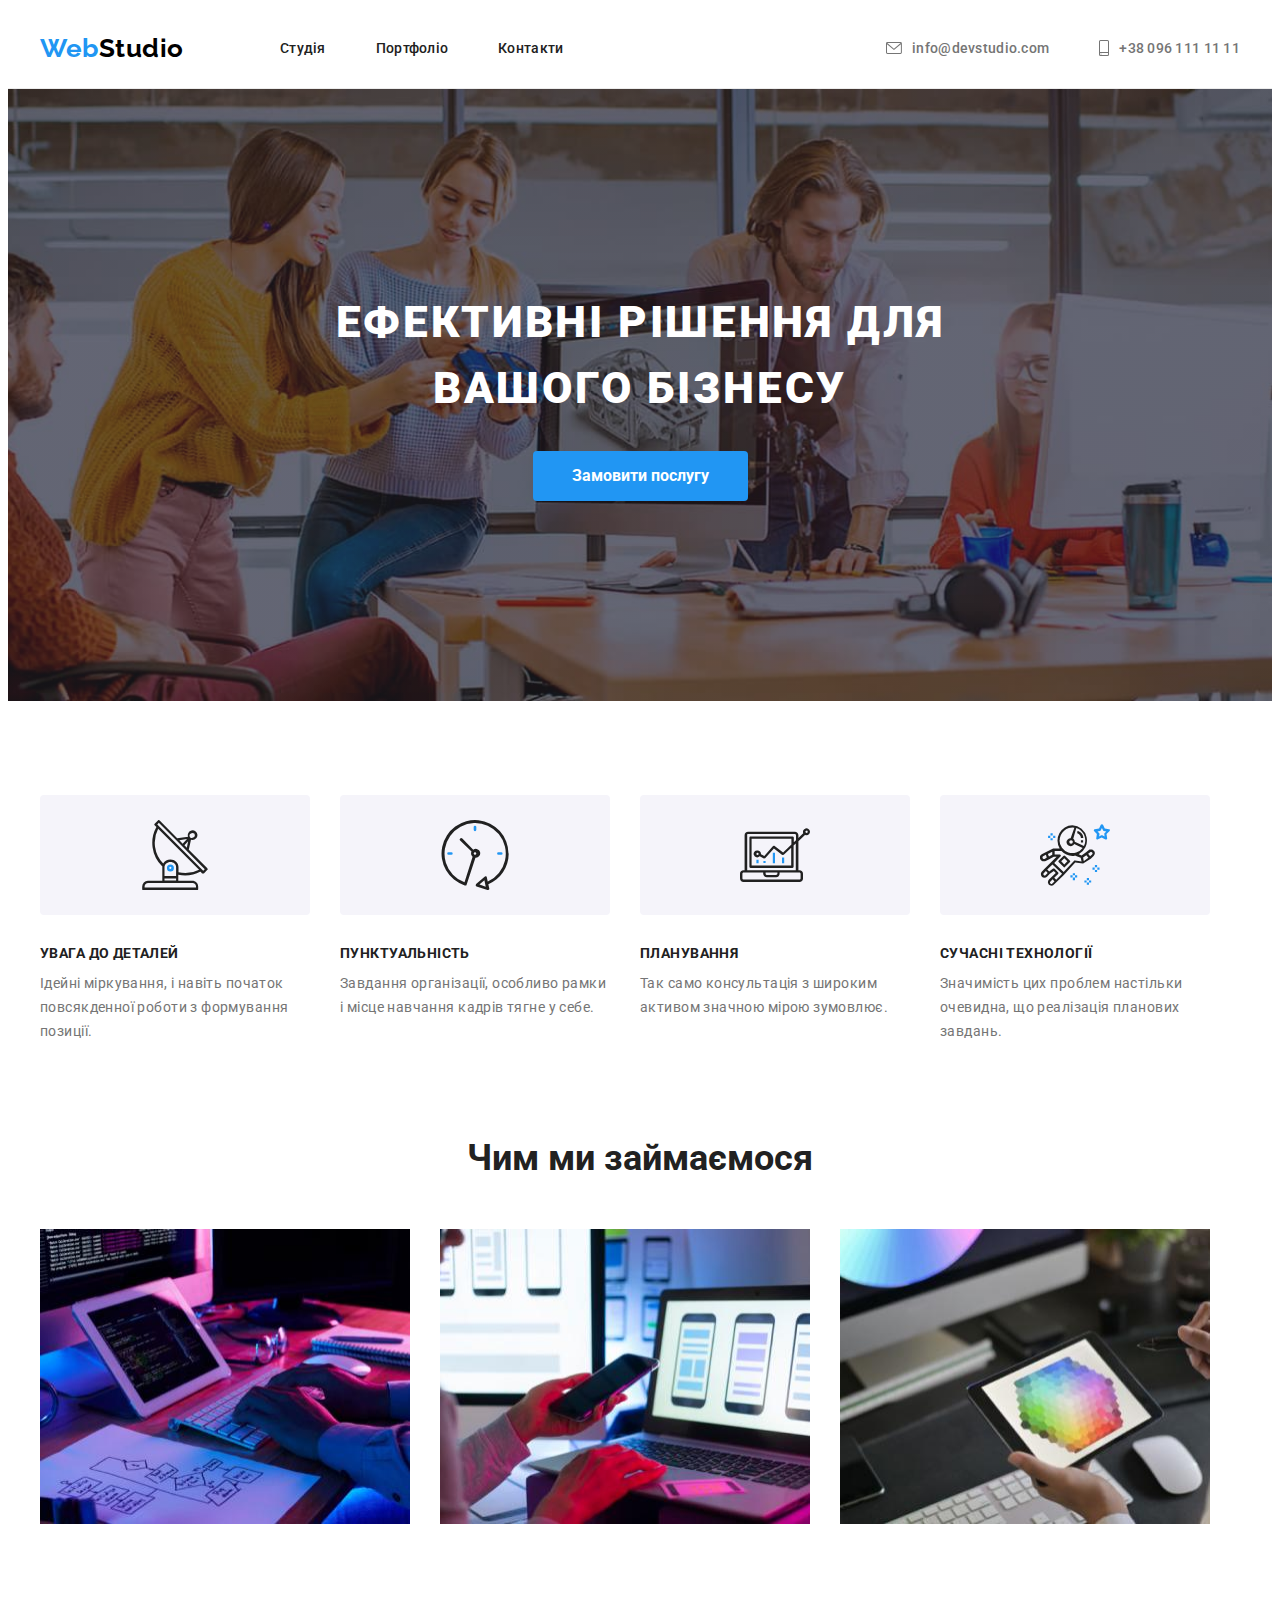
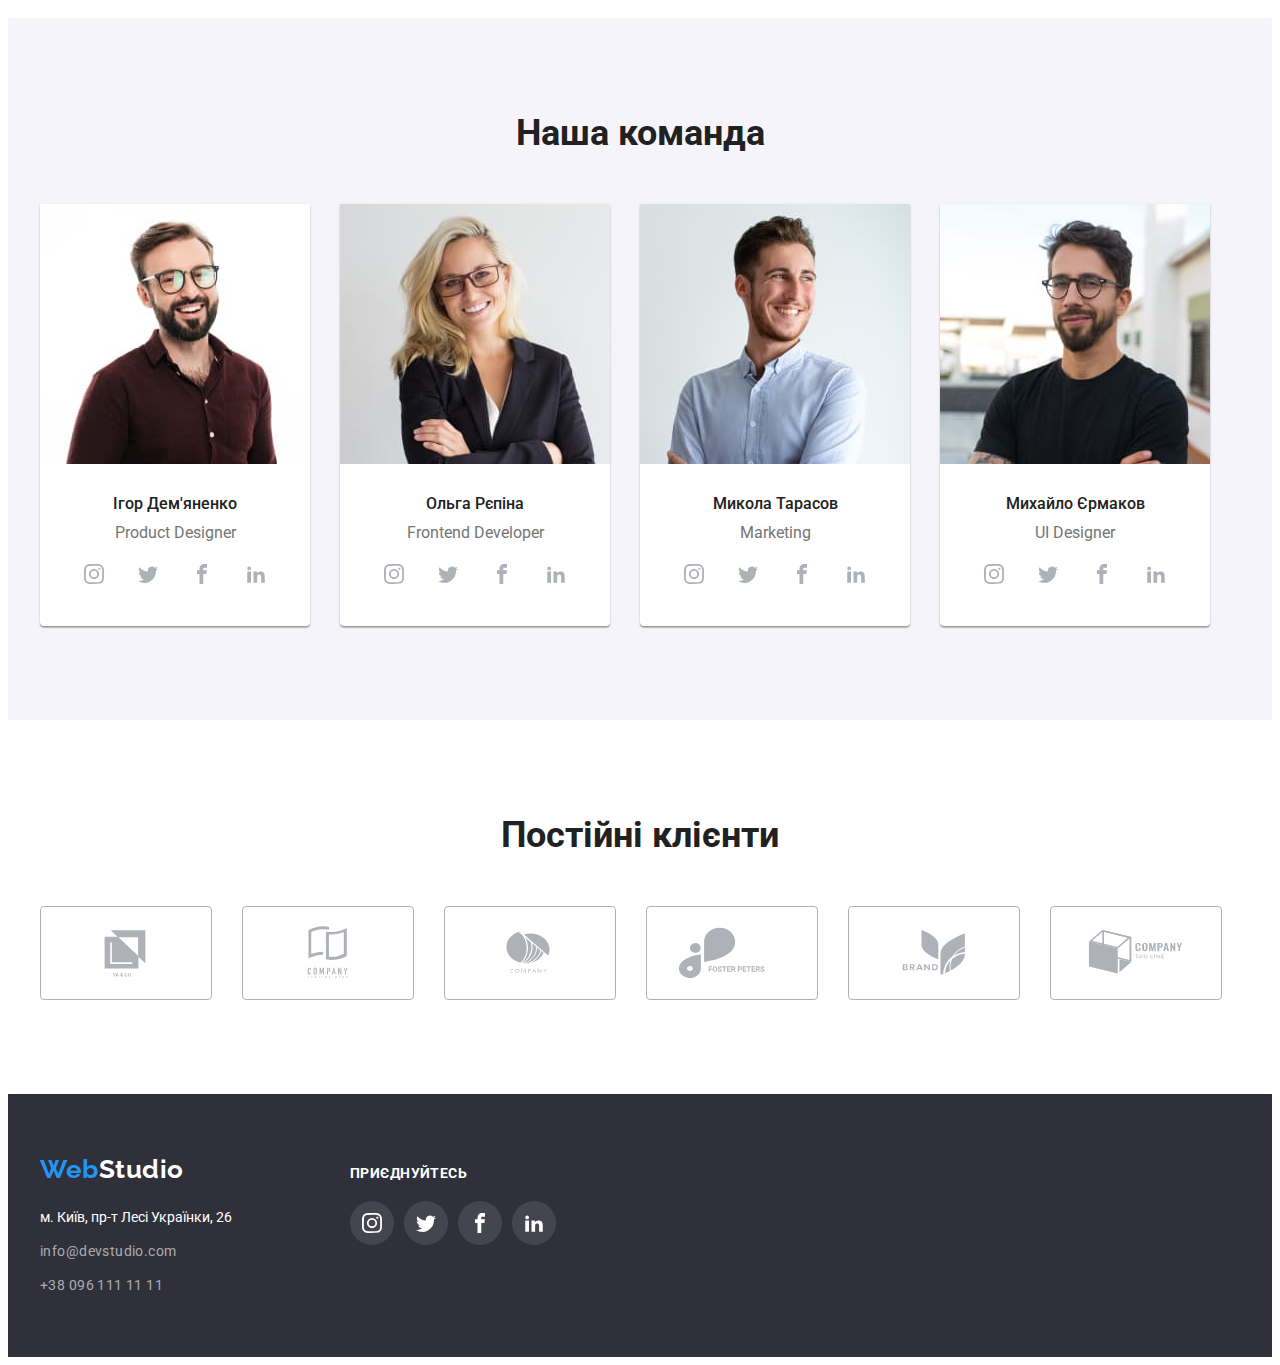
<file: index.html>
<!DOCTYPE html>
<html lang="uk">

<head>
    <meta charset="UTF-8">
    <meta http-equiv="X-UA-Compatible" content="IE=edge">
    <meta name="viewport" content="width=device-width, initial-scale=1.0">
    <title>WebStudio</title>
    <!-- normalizer -->
    <link rel="stylesheet" href="https://cdnjs.cloudflare.com/ajax/libs/modern-normalize/1.1.0/modern-normalize.min.css" integrity="sha512-wpPYUAdjBVSE4KJnH1VR1HeZfpl1ub8YT/NKx4PuQ5NmX2tKuGu6U/JRp5y+Y8XG2tV+wKQpNHVUX03MfMFn9Q==" crossorigin="anonymous" referrerpolicy="no-referrer" />
    <!-- fonts -->
    <link rel="preconnect" href="https://fonts.googleapis.com">
    <link rel="preconnect" href="https://fonts.gstatic.com" crossorigin>
    <link href="https://fonts.googleapis.com/css2?family=Raleway:wght@700&family=Roboto:wght@400;500;700;900&display=swap" rel="stylesheet">
    <!-- style-link -->
    <link rel="stylesheet" href="css/style.css">
    
</head>

<body>
    <header class="page-header">  
        <div class="header-container container">
        <a class="logo-up" href="./index.html">
            <span class="logo-first-parth">Web</span><span class="logo-second-parth">Studio</span> 
        </a>
        <nav>
            <ul class="site-list">
                <li><a class="site-links" href="index.html">Студія</a></li>
                <li><a class="site-links" href="portfolio.html">Портфоліо</a></li>
                <li><a class="site-links" href="">Контакти</a></li>
            </ul>
        </nav>
                <ul class="contacts">
                    <li><a class="contacts-up" href="mailto:info@devstudio.com"><svg class="contact-icons" width="16" height="12">
                      <use href="./images/icons.svg#icon-mail"></use>
                    </svg> info@devstudio.com</a></li>
                    <li><a class="contacts-up" href="tel:+380961111111"><svg class="contact-icons" width="10" height="16">
                      <use href="./images/icons.svg#icon-phone"></use>
                    </svg>+38 096 111 11 11</a></li>
                </ul>
        </div>
    </header>
    <main>

        <section class="hero main-sections-padding">
            <div class="container">
                <h1 class="hero-text">Ефективні рішення для вашого бізнесу</h1>
                <button class="hero-button" type="button">Замовити послугу</button>
            </div>
        </section>

        <section class="features main-sections-padding"> 
            <div class="container">
           <ul class="features-list">
            <li>
                <div class="fuatures-icons-boxes">
                    <svg class="fuatures-icons" width="70" height="70">
                        <use href="./images/icons.svg#icon-antenna"></use>
                    </svg>
                </div>
                <h3>увага до деталей</h3> 
                <p>Ідейні міркування, і навіть початок повсякденної роботи з формування позиції.</p>
            </li>
            <li> 
                <div class="fuatures-icons-boxes">
                    <svg class="fuatures-icons" width="70" height="70">
                        <use href="./images/icons.svg#icon-clock"></use>
                    </svg>
                </div>
                <h3>пунктуальність</h3>
                <p>Завдання організації, особливо рамки і місце навчання кадрів тягне у себе.</p>
            </li>
            <li> 
                <div class="fuatures-icons-boxes">
                    <svg class="fuatures-icons" width="70" height="70">
                        <use href="./images/icons.svg#icon-diagram"></use>
                    </svg>
                </div>
                <h3>планування</h3>
                <p>Так само консультація з широким активом значною мірою зумовлює.</p>
            </li>
            <li>
                <div class="fuatures-icons-boxes">
                    <svg class="fuatures-icons" width="70" height="70">
                        <use href="./images/icons.svg#icon-astronaut"></use>
                    </svg>
                </div>
                <h3>сучасні технології</h3>
                <p>Значимість цих проблем настільки очевидна, що реалізація планових завдань.</p>
            </li>
           </ul>
            </div>
            </section>

            <section class="about main-sections-padding">
            <div class="container">
                <h2 class="main-section-title">Чим ми займаємося</h2>
            <ul class="about-imgs">
                <li><img src="./images/work1.jpg" alt="робота-1" width="370" height="295"></li>
                <li><img src="./images/work2.jpg" alt="робота-2" width="370" height="295"></li>
                <li><img src="./images/work3.jpg" alt="робота-3" width="370" height="295"></li>
            </ul>
            </div>
            </section>
        

        <section class="our-team main-sections-padding">
            <div class="container">
            <h2 class="main-section-title">Наша команда</h2>
          <ul class="line-up-list">
            <li class="line-up-item">
                <img src="./images/igor-demianenko.jpg" alt="Ігор Дем'яненко" width="270" height="260">
                <h3>Ігор Дем'яненко</h3>
                <p>Product Designer</p>
                <ul class="social-links-list">
                <li class="social-list-item"><a href="" class="social-links"><svg class="social-links-icons" width="20" height="20">
                  <use href="./images/icons.svg#icon-instagram"></use>
                </svg></a></li>
                <li class="social-list-item"><a href="" class="social-links"><svg class="social-links-icons" width="20" height="20">
                    <use href="./images/icons.svg#icon-twitter"></use>
                  </svg></a></li>
                <li class="social-list-item"><a href="" class="social-links"><svg class="social-links-icons" width="20" height="20">
                    <use href="./images/icons.svg#icon-facebook"></use>
                  </svg></a></li>
                <li class="social-list-item"><a href="" class="social-links"><svg class="social-links-icons" width="20" height="20">
                    <use href="./images/icons.svg#icon-linkedin"></use>
                  </svg></a></li>
            </ul>
            </li>
            <li class="line-up-item">
                <img src="./images/olga-repina.jpg" alt="Ольга Рєпіна" width="270" height="260">
                <h3>Ольга Рєпіна</h3>
                <p>Frontend Developer</p>
                <ul class="social-links-list">
                    <li class="social-list-item"><a href="" class="social-links"><svg class="social-links-icons" width="20" height="20">
                      <use href="./images/icons.svg#icon-instagram"></use>
                    </svg></a></li>
                    <li class="social-list-item"><a href="" class="social-links"><svg class="social-links-icons" width="20" height="20">
                        <use href="./images/icons.svg#icon-twitter"></use>
                      </svg></a></li>
                    <li class="social-list-item"><a href="" class="social-links"><svg class="social-links-icons" width="20" height="20">
                        <use href="./images/icons.svg#icon-facebook"></use>
                      </svg></a></li>
                    <li class="social-list-item"><a href="" class="social-links"><svg class="social-links-icons" width="20" height="20">
                        <use href="./images/icons.svg#icon-linkedin"></use>
                      </svg></a></li>
                </ul>
            </li>
            <li class="line-up-item">
                <img src="./images/mykola-tarasov.jpg" alt="Микола Тарасов" width="270" height="260">
                <h3>Микола Тарасов</h3>
                <p>Marketing</p>
                <ul class="social-links-list">
                    <li class="social-list-item"><a href="" class="social-links"><svg class="social-links-icons" width="20" height="20">
                      <use href="./images/icons.svg#icon-instagram"></use>
                    </svg></a></li>
                    <li class="social-list-item"><a href="" class="social-links"><svg class="social-links-icons" width="20" height="20">
                        <use href="./images/icons.svg#icon-twitter"></use>
                      </svg></a></li>
                    <li class="social-list-item"><a href="" class="social-links"><svg class="social-links-icons" width="20" height="20">
                        <use href="./images/icons.svg#icon-facebook"></use>
                      </svg></a></li>
                    <li class="social-list-item"><a href="" class="social-links"><svg class="social-links-icons" width="20" height="20">
                        <use href="./images/icons.svg#icon-linkedin"></use>
                      </svg></a></li>
                </ul>
            </li>
            <li class="line-up-item">
                <img src="./images/myhailo-ermakov.jpg" alt="Михайло Єрмаков" width="270" height="260">
                <h3>Михайло Єрмаков</h3>
                <p>UI Designer</p>
                <ul class="social-links-list">
                    <li class="social-list-item"><a href="" class="social-links"><svg class="social-links-icons" width="20" height="20">
                      <use href="./images/icons.svg#icon-instagram"></use>
                    </svg></a></li>
                    <li class="social-list-item"><a href="" class="social-links"><svg class="social-links-icons" width="20" height="20">
                        <use href="./images/icons.svg#icon-twitter"></use>
                      </svg></a></li>
                    <li class="social-list-item"><a href="" class="social-links"><svg class="social-links-icons" width="20" height="20">
                        <use href="./images/icons.svg#icon-facebook"></use>
                      </svg></a></li>
                    <li class="social-list-item"><a href="" class="social-links"><svg class="social-links-icons" width="20" height="20">
                        <use href="./images/icons.svg#icon-linkedin"></use>
                      </svg></a></li>
                </ul>
            </li>
          </ul> 
            </div>
        </section>

        <section class="our-clients main-sections-padding">
            <div class="container">
                <h2 class="main-section-title">Постійні клієнти</h2>
            <ul class="clients-list">
                <li>
                    <a class="clients-links" href=""><svg class="clients-icons" width="106" height="60">
                  <use href="./images/icons.svg#icon-ya-co"></use>
                </svg></a></li>
                <li><a class="clients-links" href=""><svg class="clients-icons" width="106" height="60">
                    <use href="./images/icons.svg#icon-tagline-here"></use>
                  </svg></a></li>
                <li><a class="clients-links" href=""><svg class="clients-icons" width="106" height="60">
                    <use href="./images/icons.svg#icon-company"></use>
                  </svg></a></li>
                <li><a class="clients-links" href=""><svg class="clients-icons" width="106" height="60">
                    <use href="./images/icons.svg#icon-foster-peters"></use>
                  </svg></a></li>
                <li><a class="clients-links" href=""><svg class="clients-icons" width="106" height="60">
                    <use href="./images/icons.svg#icon-brand"></use>
                  </svg></a></li>
                <li><a class="clients-links" href=""><svg class="clients-icons" width="106" height="60">
                    <use href="./images/icons.svg#icon-tag-line"></use>
                  </svg></a></li>
                </ul>
        </div>
        </section>

    </main>
    <footer class="footer-info">
        <div class="footer-container container">
        <div class="bottom-main-box">
            <a class="logo-bottom" href="./index.html"><span class="logo-first-parth">Web</span><span class="logo-bottom-parth">Studio</span></a>
            <address class="adress">
                <ul class="adress-list">
                    <li><a class="studio-adress" href="https://goo.gl/maps/1EttF3rfqyJbtC7u8" target="_blank" rel="noopener noreferrer nofollow">м. Київ, пр-т Лесі Українки, 26</a></li>
                    <li><a class="contacts-bottom" href="mailto:info@devstudio.com">info@devstudio.com</a></li>
                    <li><a class="contacts-bottom" href="tel:+380961111111">+38 096 111 11 11</a></li>
                </ul>
            </address> 
        </div>   
        <div class="social-bottom-box">
            <strong><p class="follow-us-title">приєднуйтесь</p></strong>
            <ul class="follow-us-list">
                    <li class="follow-us-item"><a href="" class="follow-us-links"><svg class="follow-us-icons" width="20" height="20">
                      <use href="./images/icons.svg#icon-instagram"></use>
                    </svg></a></li>
                    <li class="follow-us-item"><a href="" class="follow-us-links"><svg class="follow-us-icons" width="20" height="20">
                        <use href="./images/icons.svg#icon-twitter"></use>
                      </svg></a></li>
                    <li class="follow-us-item"><a href="" class="follow-us-links"><svg class="follow-us-icons" width="20" height="20">
                        <use href="./images/icons.svg#icon-facebook"></use>
                      </svg></a></li>
                    <li class="follow-us-item"><a href="" class="follow-us-links"><svg class="follow-us-icons" width="20" height="20">
                        <use href="./images/icons.svg#icon-linkedin"></use>
                      </svg></a></li>
                </ul>
        </div>
    </div>
    </footer>
</body>

</html>
</file>
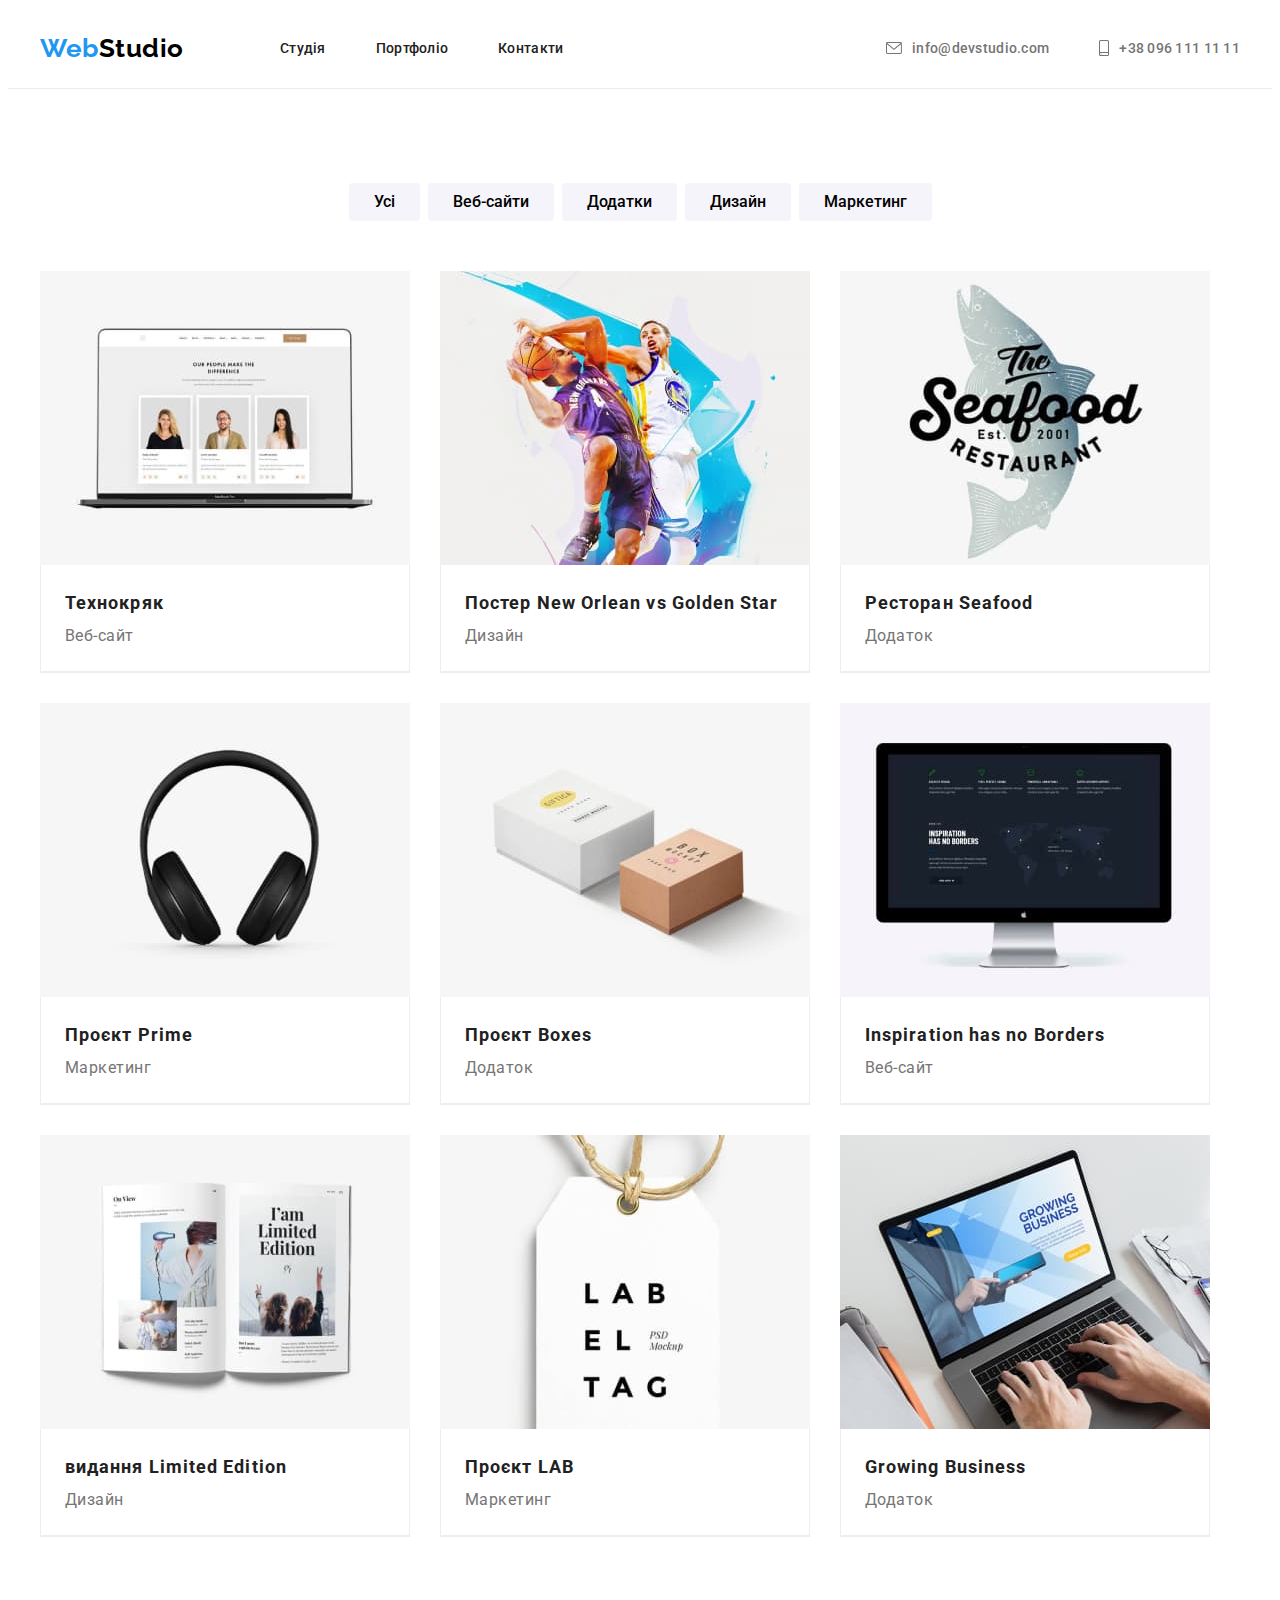
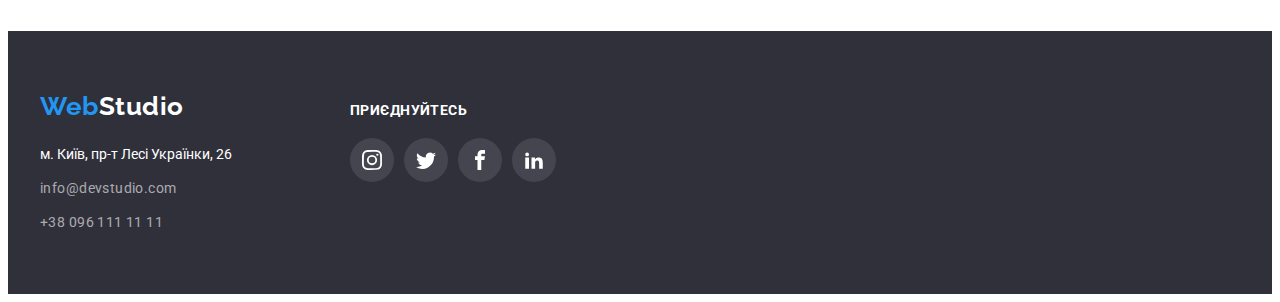
<file: portfolio.html>
<!DOCTYPE html>
<html lang="uk">
<head>
    <meta charset="UTF-8">
    <meta http-equiv="X-UA-Compatible" content="IE=edge">
    <meta name="viewport" content="width=device-width, initial-scale=1.0">
    <title>Portfolio</title>
    <link rel="stylesheet" href="https://cdnjs.cloudflare.com/ajax/libs/modern-normalize/1.1.0/modern-normalize.min.css" integrity="sha512-wpPYUAdjBVSE4KJnH1VR1HeZfpl1ub8YT/NKx4PuQ5NmX2tKuGu6U/JRp5y+Y8XG2tV+wKQpNHVUX03MfMFn9Q==" crossorigin="anonymous" referrerpolicy="no-referrer" />
    <link rel="preconnect" href="https://fonts.googleapis.com">
    <link rel="preconnect" href="https://fonts.gstatic.com" crossorigin>
    <link href="https://fonts.googleapis.com/css2?family=Raleway:wght@700&family=Roboto:wght@400;500;700;900&display=swap" rel="stylesheet">
    
    <link rel="stylesheet" href="css/style.css">
</head>
<body>
    <header class="page-header">  
        <div class="header-container container">
        <a class="logo-up" href="./index.html">
            <span class="logo-first-parth">Web</span><span class="logo-second-parth">Studio</span> 
        </a>
        <nav>
            <ul class="site-list">
                <li><a class="site-links" href="index.html">Студія</a></li>
                <li><a class="site-links" href="portfolio.html">Портфоліо</a></li>
                <li><a class="site-links" href="">Контакти</a></li>
            </ul>
        </nav>
                <ul class="contacts">
                    <li><a class="contacts-up" href="mailto:info@devstudio.com"><svg class="contact-icons" width="16" height="12">
                      <use href="./images/icons.svg#icon-mail"></use>
                    </svg> info@devstudio.com</a></li>
                    <li><a class="contacts-up" href="tel:+380961111111"><svg class="contact-icons" width="10" height="16">
                      <use href="./images/icons.svg#icon-phone"></use>
                    </svg>+38 096 111 11 11</a></li>
                </ul>
        </div>
    </header>
    <main>
            
        <section class="our-pojects">
            <div class="container">
                <ul class="filter-options">
                    <li><button class="filter-option" type="button">Усі</button></li>
                    <li><button class="filter-option" type="button">Веб-сайти</button></li>
                    <li><button class="filter-option" type="button">Додатки</button></li>
                    <li><button class="filter-option" type="button">Дизайн</button></li>
                    <li><button class="filter-option" type="button">Маркетинг</button></li>
                </ul>

                <ul class="project-list section">
                    <li><a href="" class="project-links">
                    <img src="./images/technokrack.jpg" alt="Технокряк" width: 370px; height: 294px;>
                    <div class="card">
                        <h2>Технокряк</h2>
                        <p>Веб-сайт</p>
                    </div></a>
                </li>
                <li><a href="" class="project-links">
                    <img src="./images/new-orlean-golden-star.jpg" alt="Постер New Orlean vs Golden Star" width: 370px; height: 294px;>
                    <div class="card">
                        <h2>Постер New Orlean vs Golden Star</h2>
                        <p>Дизайн</p>
                    </div></a>
                </li>
                <li><a href="" class="project-links">
                    <img src="./images/seafood.jpg" alt="Ресторан Seafood" width: 370px; height: 294px;>
                    <div class="card">
                    <h2>Ресторан Seafood</h2>
                    <p>Додаток</p>
                </div></a>
                </li>
                <li><a href="" class="project-links">
                    <img src="./images/prime.jpg" alt="Проєкт Prime" width: 370px ; height: 294px;>
                    <div class="card">
                    <h2>Проєкт Prime</h2>
                    <p>Маркетинг</p>
                </div></a>
                </li>
                <li><a href="" class="project-links">
                    <img src="./images/boxes.jpg" alt="Проєкт Boxes" width: 370px; height: 294px;>
                    <div class="card">
                    <h2>Проєкт Boxes</h2>
                    <p>Додаток</p>
                </div></a>
                </li>
                <li><a href="" class="project-links">
                    <img src="./images/inspiration-has-no-borders.jpg" alt="Inspiration has no Borders" width: 370px; height: 294px;>
                    <div class="card">
                    <h2>Inspiration has no Borders</h2>
                    <p>Веб-сайт</p>
                </div></a>
                </li>
                <li><a href="" class="project-links">
                    <img src="./images/limited-edition.jpg" alt="Видання Limited Edition" width: 370px; height 294px;>
                    <div class="card">
                    <h2>видання Limited Edition</h2>
                    <p>Дизайн</p>
                </div></a>
                </li>
                <li><a href="" class="project-links">
                    <img src="./images/lab.jpg" alt="Проєкт LAB" width: 370px;height: 294px;>
                    <div class="card">
                    <h2>Проєкт LAB</h2>
                    <p>Маркетинг</p>
                </div></a>
                </li>
                <li><a href="" class="project-links">
                    <img src="./images/growig-business.jpg" alt="Growing Business" width: 370px; height: 294px;>
                    <div class="card">
                    <h2>Growing Business</h2>
                    <p>Додаток</p>
                </div></a>
                </li>
            </ul>
        </div>
        </section>
    </main>
    <footer class="footer-info">
        <div class="footer-container container">
        <div class="bottom-main-box">
            <a class="logo-bottom" href="./index.html"><span class="logo-first-parth">Web</span><span class="logo-bottom-parth">Studio</span></a>
            <address class="adress">
                <ul class="adress-list">
                    <li><a class="studio-adress" href="https://goo.gl/maps/1EttF3rfqyJbtC7u8" target="_blank" rel="noopener noreferrer nofollow">м. Київ, пр-т Лесі Українки, 26</a></li>
                    <li><a class="contacts-bottom" href="mailto:info@devstudio.com">info@devstudio.com</a></li>
                    <li><a class="contacts-bottom" href="tel:+380961111111">+38 096 111 11 11</a></li>
                </ul>
            </address> 
        </div>   
        <div class="social-bottom-box">
            <strong><p class="follow-us-title">приєднуйтесь</p></strong>
            <ul class="follow-us-list">
                    <li class="follow-us-item"><a href="" class="follow-us-links"><svg class="follow-us-icons" width="20" height="20">
                      <use href="./images/icons.svg#icon-instagram"></use>
                    </svg></a></li>
                    <li class="follow-us-item"><a href="" class="follow-us-links"><svg class="follow-us-icons" width="20" height="20">
                        <use href="./images/icons.svg#icon-twitter"></use>
                      </svg></a></li>
                    <li class="follow-us-item"><a href="" class="follow-us-links"><svg class="follow-us-icons" width="20" height="20">
                        <use href="./images/icons.svg#icon-facebook"></use>
                      </svg></a></li>
                    <li class="follow-us-item"><a href="" class="follow-us-links"><svg class="follow-us-icons" width="20" height="20">
                        <use href="./images/icons.svg#icon-linkedin"></use>
                      </svg></a></li>
                </ul>
        </div>
    </div>
    </footer>
    
</body>
</html>
</file>
<file: css/style.css>
/*GENERAL STYLES*/
body {
  font-family: "Roboto", sans-serif;
  color: rgba(33, 33, 33, 1);
  background-color: rgba(255, 255, 255, 1);
  box-sizing: border-box;
}
:root {
  --main-studio-color: rgba(33, 150, 243, 1);
  --site-nav-color: rgba(33, 33, 33, 1);
  --logo-second-parth: rgba(0, 0, 0, 1);
  --header-contact-color: rgba(117, 117, 117, 1);
  --main-text-color: rgba(255, 255, 255, 1);
  --hero-background-color: rgba(196, 196, 196, 1);
  --active-button-color: rgba(24, 140, 232, 1);
  --description-main-color: #757575;
  --line-up-background-color: rgba(255, 255, 255, 1);
  --bottom-logo-color: rgba(255, 255, 255, 1);
  --bottom-contact-color: rgba(255, 255, 255, 0.6);
  --footer-color: #2f303a;
  --filter-option-color: #f5f4fa;
  --projects-name-color: #212121;
  --white-color: #fff;
  --main-social-icons-color: rgba(175, 177, 184, 1);
  --clients-icons-color: rgba(175, 177, 184, 1);
  --follow-us-icon-background: rgba(255, 255, 255, 0.1);
}

ul {
  list-style: none;
}

a {
  text-decoration: none;
}

h1,
h2,
h3,
h4,
h5,
h6,
p,
ul {
  margin: 0;
  padding-left: 0;
}

img {
  display: block;
}

button {
  border: 0;
}

.main-sections-padding {
  padding-bottom: 94px;
  padding-top: 94px;
}

.container {
  width: 1200px;
  padding: 0 15px;
  margin: 0 auto;
}

.main-section-title {
  font-size: 36px;
  line-height: calc(42 / 36);
  text-align: center;
  margin-bottom: 50px;
}

/*HEADER STYLE*/
.page-header {
  border-bottom: 1px solid #ececec;
}

.header-container {
  display: flex;
  align-items: center;
}

.logo-up,
.logo-bottom {
  font-family: "Raleway";
  font-weight: 700;
  font-size: 26px;
  line-height: 31px;
  letter-spacing: 0.02em;
  width: 145px;
  margin-right: 95px;
}

.logo-first-parth {
  color: var(--main-studio-color);
}

.logo-second-parth {
  color: var(--logo-second-parth);
}

.site-list {
  display: flex;
  align-items: center;
  gap: 50px;
}

.site-list a {
  font-weight: 500;
  font-size: 14px;
  line-height: calc(16 / 14);
  letter-spacing: 0.02em;
  color: var(--site-nav-color);
  padding: 32px 0;
  display: block;
}

.site-links:hover,
.contacts-bottom:hover,
.studio-adress:hover,
.site-links:focus,
.contacts-bottom:focus,
.studio-adress:focus,
.contacts-up:hover,
.contacts-up:focus,
.contacts-up:hover .contact-icons,
.contacts-up:focus .contact-icons {
  color: var(--main-studio-color);
  fill: var(--main-studio-color);
}

.contacts {
  display: flex;
  align-items: center;
  margin-left: auto;
  gap: 50px;
}

.contact-icons {
  margin-right: 10px;
  fill: var(--header-contact-color);
}

.contacts-up {
  display: flex;
  align-items: center;
  font-weight: 500;
  font-size: 14px;
  line-height: calc(16 / 14);
  letter-spacing: 0.02em;
  color: var(--header-contact-color);
  padding: 32px 0;
}

/*MAIN STYLES*/
.hero {
  background-color: var(--hero-background-color);
  padding: 200px 0;
  background-image: linear-gradient(
      to left,
      rgba(47, 48, 58, 0.4),
      rgba(47, 48, 58, 0.4)
    ),
    url(../images/hero-back.jpg);
  background-repeat: no-repeat;
  background-position: center;
  background-size: cover;
}

.hero-text {
  font-weight: 900;
  font-size: 44px;
  line-height: calc(60 / 40);
  letter-spacing: 0.06em;
  text-transform: uppercase;
  color: var(--main-text-color);
  width: 700px;
  text-align: center;
  margin-right: auto;
  margin-left: auto;
  margin-bottom: 30px;
}

.hero-button {
  font-family: "Roboto";
  font-weight: 700;
  font-size: 16px;
  line-height: calc(30 / 16);
  background: var(--main-studio-color);
  color: var(--main-text-color);
  border-radius: 4px;
  cursor: pointer;
  min-width: 215px;
  min-height: 50px;
  padding: 10px 30px;
  border: 0;
  display: flex;
  align-content: center;
  justify-content: center;
  margin-right: auto;
  margin-left: auto;
}

.hero-button:hover,
.hero-button:focus {
  background: var(--active-button-color);
}

.features {
  padding-bottom: 0;
}

.fuatures-icons-boxes {
  width: 270px;
  height: 120px;
  background-color: var(--filter-option-color);
  border-radius: 4px;
  margin-bottom: 30px;
  display: flex;
  justify-content: center;
  align-items: center;
}

.features-list {
  display: flex;
  gap: 30px;
}

.features-list h3 {
  text-transform: uppercase;
  font-weight: 700;
  font-size: 14px;
  line-height: calc(16 / 14);
  letter-spacing: 0.03em;
  margin-bottom: 10px;
}

.features-list p {
  font-weight: 400;
  font-size: 14px;
  line-height: calc(24 / 14);
  letter-spacing: 0.03em;
  color: var(--description-main-color);
  width: 270px;
}

.our-team {
  background-color: var(--filter-option-color);
}

.about-imgs {
  display: flex;
  gap: 30px;
}

.line-up-list {
  display: flex;
  gap: 30px;
}

.line-up-item {
  border-radius: 0px 0px 4px 4px;
  box-shadow: 0px 1px 3px rgba(0, 0, 0, 0.12), 0px 1px 1px rgba(0, 0, 0, 0.14),
    0px 2px 1px rgba(0, 0, 0, 0.2);
  background: var(--line-up-background-color);
  padding-bottom: 30px;
}

.line-up-list img {
  margin-bottom: 30px;
}

.line-up-list h3 {
  font-weight: 500;
  font-size: 16px;
  line-height: calc(19 / 16);
  margin-bottom: 10px;
  text-align: center;
}

.line-up-list p {
  font-size: 16px;
  line-height: calc(19 / 16);
  color: var(--description-main-color);
  text-align: center;
  margin-bottom: 10px;
}

.social-links-list {
  display: flex;
  gap: 10px;
  justify-content: center;
}

.social-links {
  display: flex;
  width: 44px;
  height: 44px;
  background-color: var(--white-color);
  border-radius: 50%;
  justify-content: center;
  align-items: center;
  fill: var(--main-social-icons-color);
}

.social-links-icons:hover,
.social-links-icons:focus,
.follow-us-links:hover .follow-us-icons,
.follow-us-links:focus .follow-us-icons,
.social-links:hover,
.social-links:focus,
.follow-us-links:focus,
.follow-us-links:hover {
  fill: var(--white-color);
  background-color: var(--main-studio-color);
}

.clients-list {
  display: flex;
  gap: 30px;
}

.clients-links {
  display: flex;
  width: 170px;
  height: 92px;
  border: 1px solid rgba(175, 177, 184, 1);
  border-radius: 4px;
  justify-content: center;
  align-items: center;
}

.clients-links:hover .clients-icons,
.clients-links:focus .clients-icons,
.clients-links:hover,
.clients-links:focus {
  border-color: var(--main-studio-color);
  fill: var(--main-studio-color);
}

.clients-icons {
  fill: var(--clients-icons-color);
}

/*FOOTER*/

.footer-info {
  background: var(--footer-color);
  padding: 60px 0;
}

.footer-container {
  display: flex;
  align-items: baseline;
  gap: 70px;
}

.logo-bottom-parth {
  color: var(--bottom-logo-color);
}

.logo-bottom {
  margin-bottom: 20px;
  display: block;
}

.adress-list > :not(:last-child) {
  margin-bottom: 10px;
}

.studio-adress {
  font-size: 14px;
  line-height: calc(24 / 14);
  font-style: normal;
  color: var(--main-text-color);
  display: block;
}

.contacts-bottom {
  font-style: normal;
  font-size: 14px;
  line-height: calc(24 / 14);
  letter-spacing: 0.03em;
  color: var(--bottom-contact-color);
  display: block;
}

.follow-us-title {
  font-weight: 700;
  font-size: 14px;
  text-transform: uppercase;
  color: var(--main-text-color);
  line-height: calc(16 / 14);
  letter-spacing: 0.03em;
  margin-bottom: 20px;
}

.follow-us-list {
  display: flex;
  gap: 10px;
}

.follow-us-links {
  display: flex;
  background-color: rgba(255, 255, 255, 0.1);
  border-radius: 50%;
  width: 44px;
  height: 44px;
  justify-content: center;
  align-items: center;
}

.follow-us-icons {
  fill: var(--white-color);
}

/*PORTFOLIO*/

.our-pojects {
  padding: 94px 0;
}

.filter-options {
  display: flex;
  text-align: center;
  justify-content: center;
  gap: 8px;
  margin-bottom: 50px;
}

.filter-option {
  font-weight: 500;
  font-size: 16px;
  line-height: calc(26 / 16);
  cursor: pointer;
  background: var(--filter-option-color);
  border-radius: 4px;
  font-family: "Roboto";
  padding: 6px 25px;
}

.filter-option:hover,
.filter-option:focus {
  background: var(--main-studio-color);
  color: var(--main-text-color);
  box-shadow: 0px 3px 1px rgba(0, 0, 0, 0.1), 0px 1px 2px rgba(0, 0, 0, 0.08),
    0px 2px 2px rgba(0, 0, 0, 0.12);
}

.project-list {
  display: flex;
  flex-wrap: wrap;
  gap: 30px;
}

.project-list:nth-child(3) {
  margin-right: 0;
}

.project-list li {
  border-bottom: 1px solid #eeeeee;
  background: #ffffff;
}

.project-links:hover,
.project-links:focus {
  display: block;
  box-shadow: 0px 1px 1px rgba(0, 0, 0, 0.12), 0px 4px 4px rgba(0, 0, 0, 0.06),
    1px 4px 6px rgba(0, 0, 0, 0.16);
}

.card {
  padding: 20px 24px;
  border: 1px solid #eeeeee;
  border-top: none;
}

.project-list h2 {
  font-weight: 700;
  font-size: 18px;
  line-height: calc(36 / 18);
  letter-spacing: 0.06em;
  color: var(--projects-name-color);
}

.project-list p {
  font-size: 16px;
  line-height: calc(30 / 16);
  letter-spacing: 0.03em;
  color: var(--description-main-color);
}
</file>
